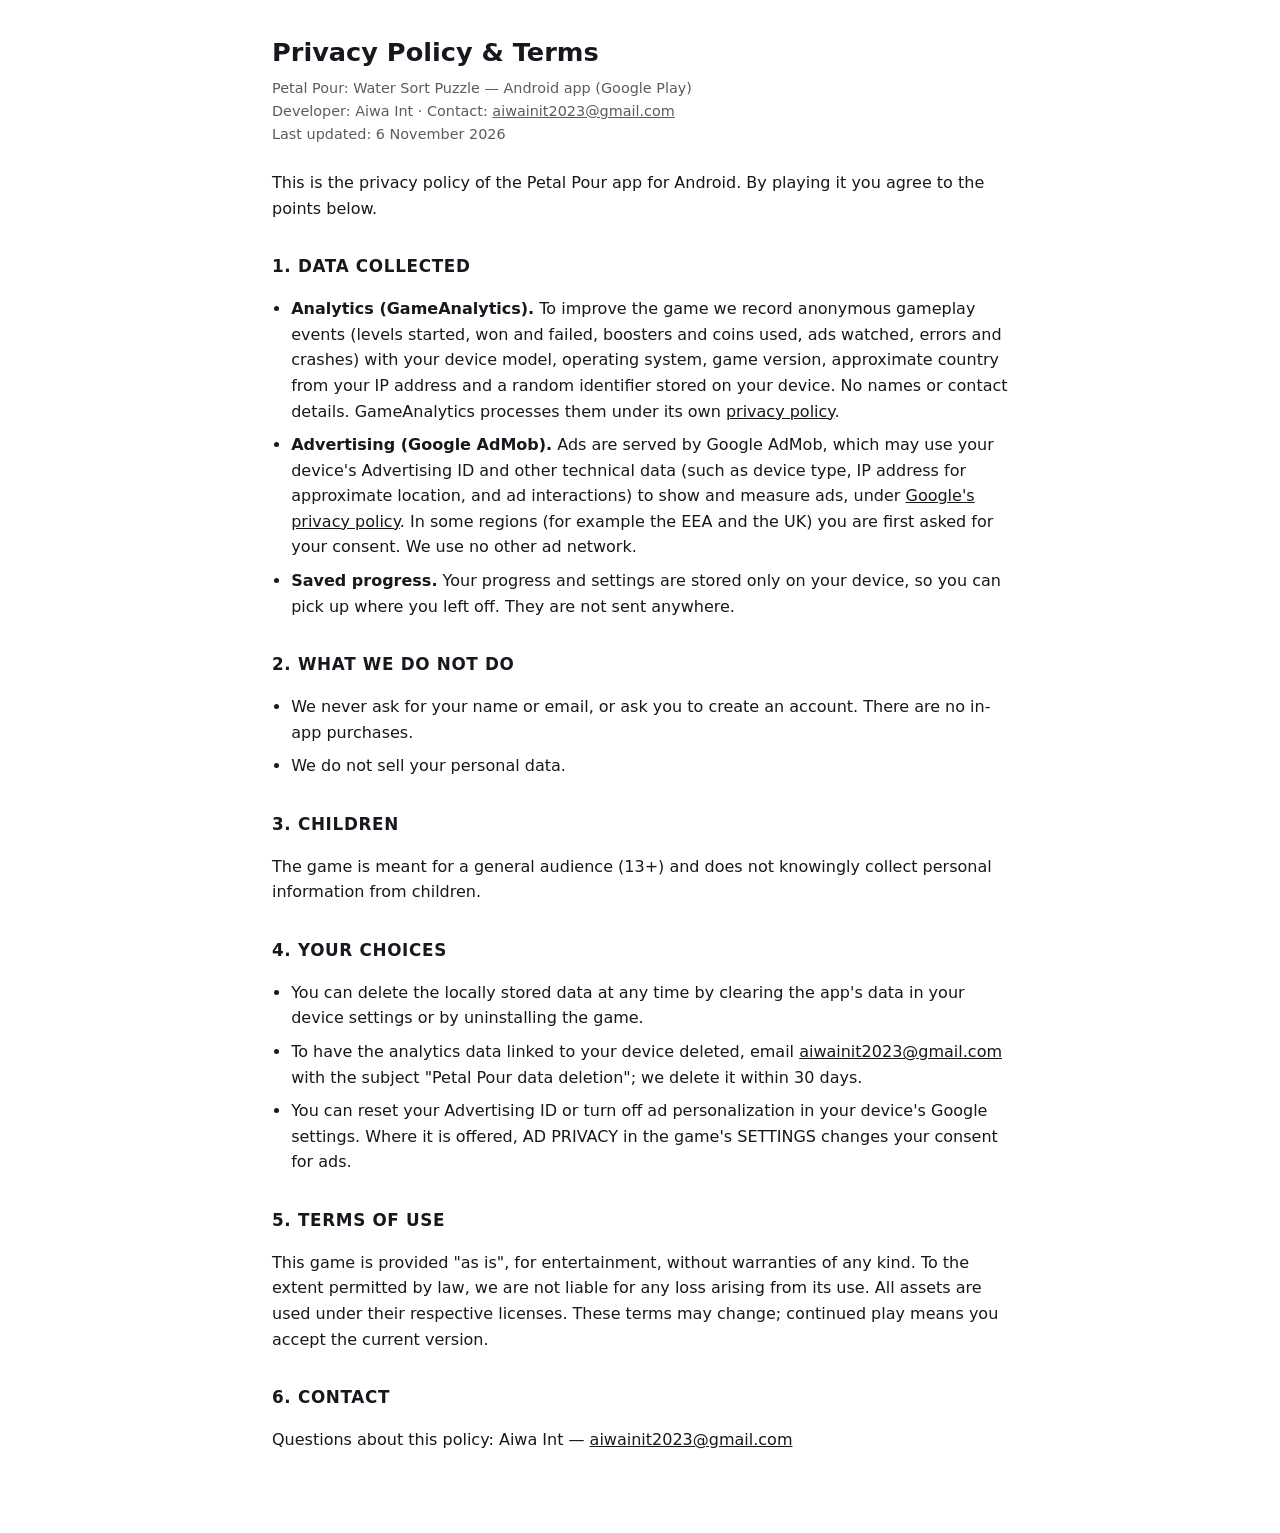
<file: privacy-android.html>
<!doctype html>
<!--
  Hosted Privacy Policy for the GOOGLE PLAY build — the URL for Play Console (App content → Privacy policy), as
  AsteroidPlinko2D's docs/legal/privacy-android.html.

  SOURCE OF TRUTH: androidText() in src/legal.ts — what the in-game page shows. Edit BOTH together, and keep both in line
  with the Play Console Data safety form.

  build.js copies it into dist/ on the plain web build only, so `npm run deploy` publishes it at
  https://valeriitsarov.github.io/potion-pour-2D/privacy-android.html
-->
<html lang="en">
<head>
<meta charset="utf-8">
<meta name="viewport" content="width=device-width, initial-scale=1">
<meta name="robots" content="index, follow">
<title>Privacy Policy &amp; Terms — Petal Pour (Android)</title>
<style>
  :root { color-scheme: light dark; }
  body {
    margin: 0 auto; padding: 2rem 1.25rem 4rem; max-width: 46rem;
    font: 16px/1.6 system-ui, -apple-system, "Segoe UI", Roboto, sans-serif;
    background: #ffffff; color: #16181d;
  }
  @media (prefers-color-scheme: dark) { body { background: #0f1117; color: #d7dbe3; } }
  h1 { font-size: 1.6rem; margin: 0 0 .25rem; }
  h2 { font-size: 1.05rem; margin: 2rem 0 .5rem; text-transform: uppercase; letter-spacing: .04em; }
  .meta { opacity: .7; font-size: .9rem; margin: 0 0 1.5rem; }
  ul { padding-left: 1.2rem; }
  li { margin: .5rem 0; }
  a { color: inherit; }
</style>
</head>
<body>

<h1>Privacy Policy &amp; Terms</h1>
<p class="meta">
  Petal Pour: Water Sort Puzzle — Android app (Google Play)<br>
  Developer: Aiwa Int · Contact: <a href="mailto:aiwainit2023@gmail.com">aiwainit2023@gmail.com</a><br>
  Last updated: 6 November 2026
</p>

<p>This is the privacy policy of the Petal Pour app for Android. By playing it you agree to the points below.</p>

<h2>1. Data collected</h2>
<ul>
  <li><strong>Analytics (GameAnalytics).</strong> To improve the game we record anonymous gameplay events (levels started,
    won and failed, boosters and coins used, ads watched, errors and crashes) with your device model, operating system,
    game version, approximate country from your IP address and a random identifier stored on your device. No names or
    contact details. GameAnalytics processes them under its own
    <a href="https://gameanalytics.com/privacy">privacy policy</a>.</li>
  <li><strong>Advertising (Google AdMob).</strong> Ads are served by Google AdMob, which may use your device's Advertising ID
    and other technical data (such as device type, IP address for approximate location, and ad interactions) to show and
    measure ads, under
    <a href="https://policies.google.com/technologies/partner-sites">Google's privacy policy</a>. In some regions (for
    example the EEA and the UK) you are first asked for your consent. We use no other ad network.</li>
  <li><strong>Saved progress.</strong> Your progress and settings are stored only on your device, so you can pick up where
    you left off. They are not sent anywhere.</li>
</ul>

<h2>2. What we do not do</h2>
<ul>
  <li>We never ask for your name or email, or ask you to create an account. There are no in-app purchases.</li>
  <li>We do not sell your personal data.</li>
</ul>

<h2>3. Children</h2>
<p>The game is meant for a general audience (13+) and does not knowingly collect personal information from children.</p>

<h2 id="delete">4. Your choices</h2>
<ul>
  <li>You can delete the locally stored data at any time by clearing the app's data in your device settings or by
    uninstalling the game.</li>
  <li>To have the analytics data linked to your device deleted, email
    <a href="mailto:aiwainit2023@gmail.com">aiwainit2023@gmail.com</a> with the subject "Petal Pour data deletion"; we
    delete it within 30 days.</li>
  <li>You can reset your Advertising ID or turn off ad personalization in your device's Google settings. Where it is
    offered, AD PRIVACY in the game's SETTINGS changes your consent for ads.</li>
</ul>

<h2>5. Terms of use</h2>
<p>This game is provided "as is", for entertainment, without warranties of any kind. To the extent permitted by law,
we are not liable for any loss arising from its use. All assets are used under their respective licenses. These terms
may change; continued play means you accept the current version.</p>

<h2>6. Contact</h2>
<p>Questions about this policy: Aiwa Int — <a href="mailto:aiwainit2023@gmail.com">aiwainit2023@gmail.com</a></p>

</body>
</html>
</file>
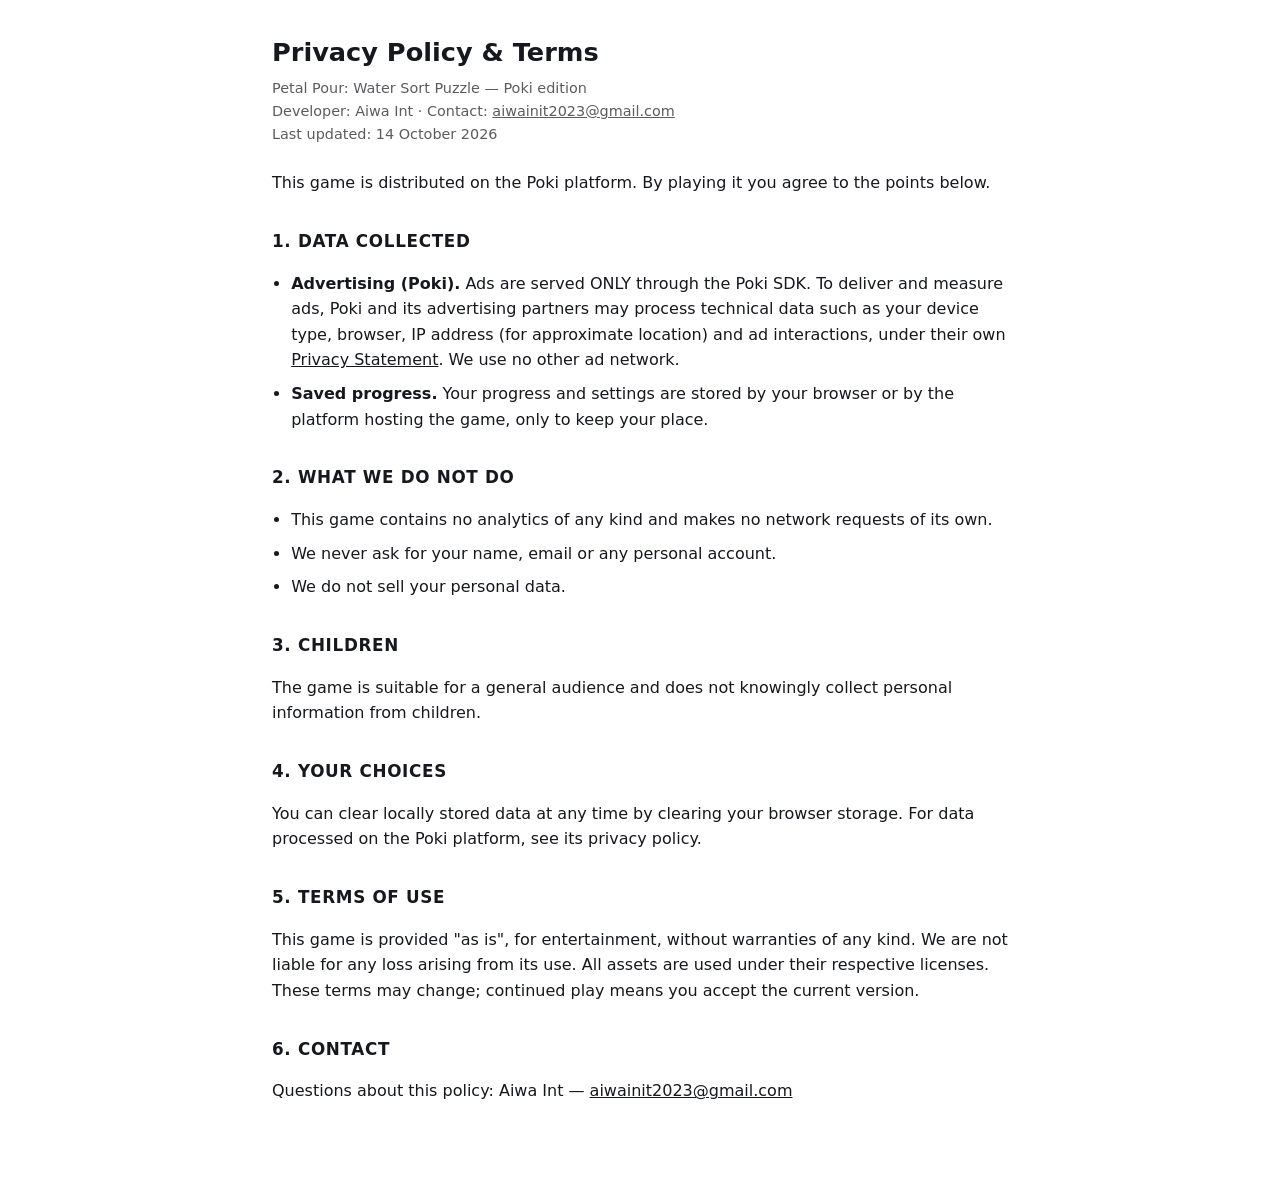
<file: privacy-poki.html>
<!doctype html>
<!--
  Hosted Privacy Policy for the POKI build — the URL handed to Poki at submission
  ("provide us a hosted policy URL (no Google Doc links)"). As Solitaire's docs/legal/privacy-poki.html.

  SOURCE OF TRUTH: the Poki branch of text() in src/legal.ts, which is what the in-game page shows.
  Edit BOTH together. build.js copies this file into dist/ on the plain web build only (never into a portal zip),
  so `npm run deploy` publishes it at https://valeriitsarov.github.io/potion-pour-2D/privacy-poki.html
-->
<html lang="en">
<head>
<meta charset="utf-8">
<meta name="viewport" content="width=device-width, initial-scale=1">
<meta name="robots" content="index, follow">
<title>Privacy Policy &amp; Terms — Petal Pour</title>
<style>
  :root { color-scheme: light dark; }
  body {
    margin: 0 auto; padding: 2rem 1.25rem 4rem; max-width: 46rem;
    font: 16px/1.6 system-ui, -apple-system, "Segoe UI", Roboto, sans-serif;
    background: #ffffff; color: #16181d;
  }
  @media (prefers-color-scheme: dark) { body { background: #0f1117; color: #d7dbe3; } }
  h1 { font-size: 1.6rem; margin: 0 0 .25rem; }
  h2 { font-size: 1.05rem; margin: 2rem 0 .5rem; text-transform: uppercase; letter-spacing: .04em; }
  .meta { opacity: .7; font-size: .9rem; margin: 0 0 1.5rem; }
  ul { padding-left: 1.2rem; }
  li { margin: .5rem 0; }
  a { color: inherit; }
</style>
</head>
<body>

<h1>Privacy Policy &amp; Terms</h1>
<p class="meta">
  Petal Pour: Water Sort Puzzle — Poki edition<br>
  Developer: Aiwa Int · Contact: <a href="mailto:aiwainit2023@gmail.com">aiwainit2023@gmail.com</a><br>
  Last updated: 14 October 2026
</p>

<p>This game is distributed on the Poki platform. By playing it you agree to the points below.</p>

<h2>1. Data collected</h2>
<ul>
  <li><strong>Advertising (Poki).</strong> Ads are served ONLY through the Poki SDK. To deliver and measure ads, Poki
    and its advertising partners may process technical data such as your device type, browser, IP address (for
    approximate location) and ad interactions, under their own
    <a href="https://poki.com/en/c/privacy-statement">Privacy Statement</a>. We use no other ad network.</li>
  <li><strong>Saved progress.</strong> Your progress and settings are stored by your browser or by the platform hosting
    the game, only to keep your place.</li>
</ul>

<h2>2. What we do not do</h2>
<ul>
  <li>This game contains no analytics of any kind and makes no network requests of its own.</li>
  <li>We never ask for your name, email or any personal account.</li>
  <li>We do not sell your personal data.</li>
</ul>

<h2>3. Children</h2>
<p>The game is suitable for a general audience and does not knowingly collect personal information from children.</p>

<h2>4. Your choices</h2>
<p>You can clear locally stored data at any time by clearing your browser storage. For data processed on the Poki
platform, see its privacy policy.</p>

<h2>5. Terms of use</h2>
<p>This game is provided "as is", for entertainment, without warranties of any kind. We are not liable for any loss
arising from its use. All assets are used under their respective licenses. These terms may change; continued play
means you accept the current version.</p>

<h2>6. Contact</h2>
<p>Questions about this policy: Aiwa Int — <a href="mailto:aiwainit2023@gmail.com">aiwainit2023@gmail.com</a></p>

</body>
</html>
</file>
